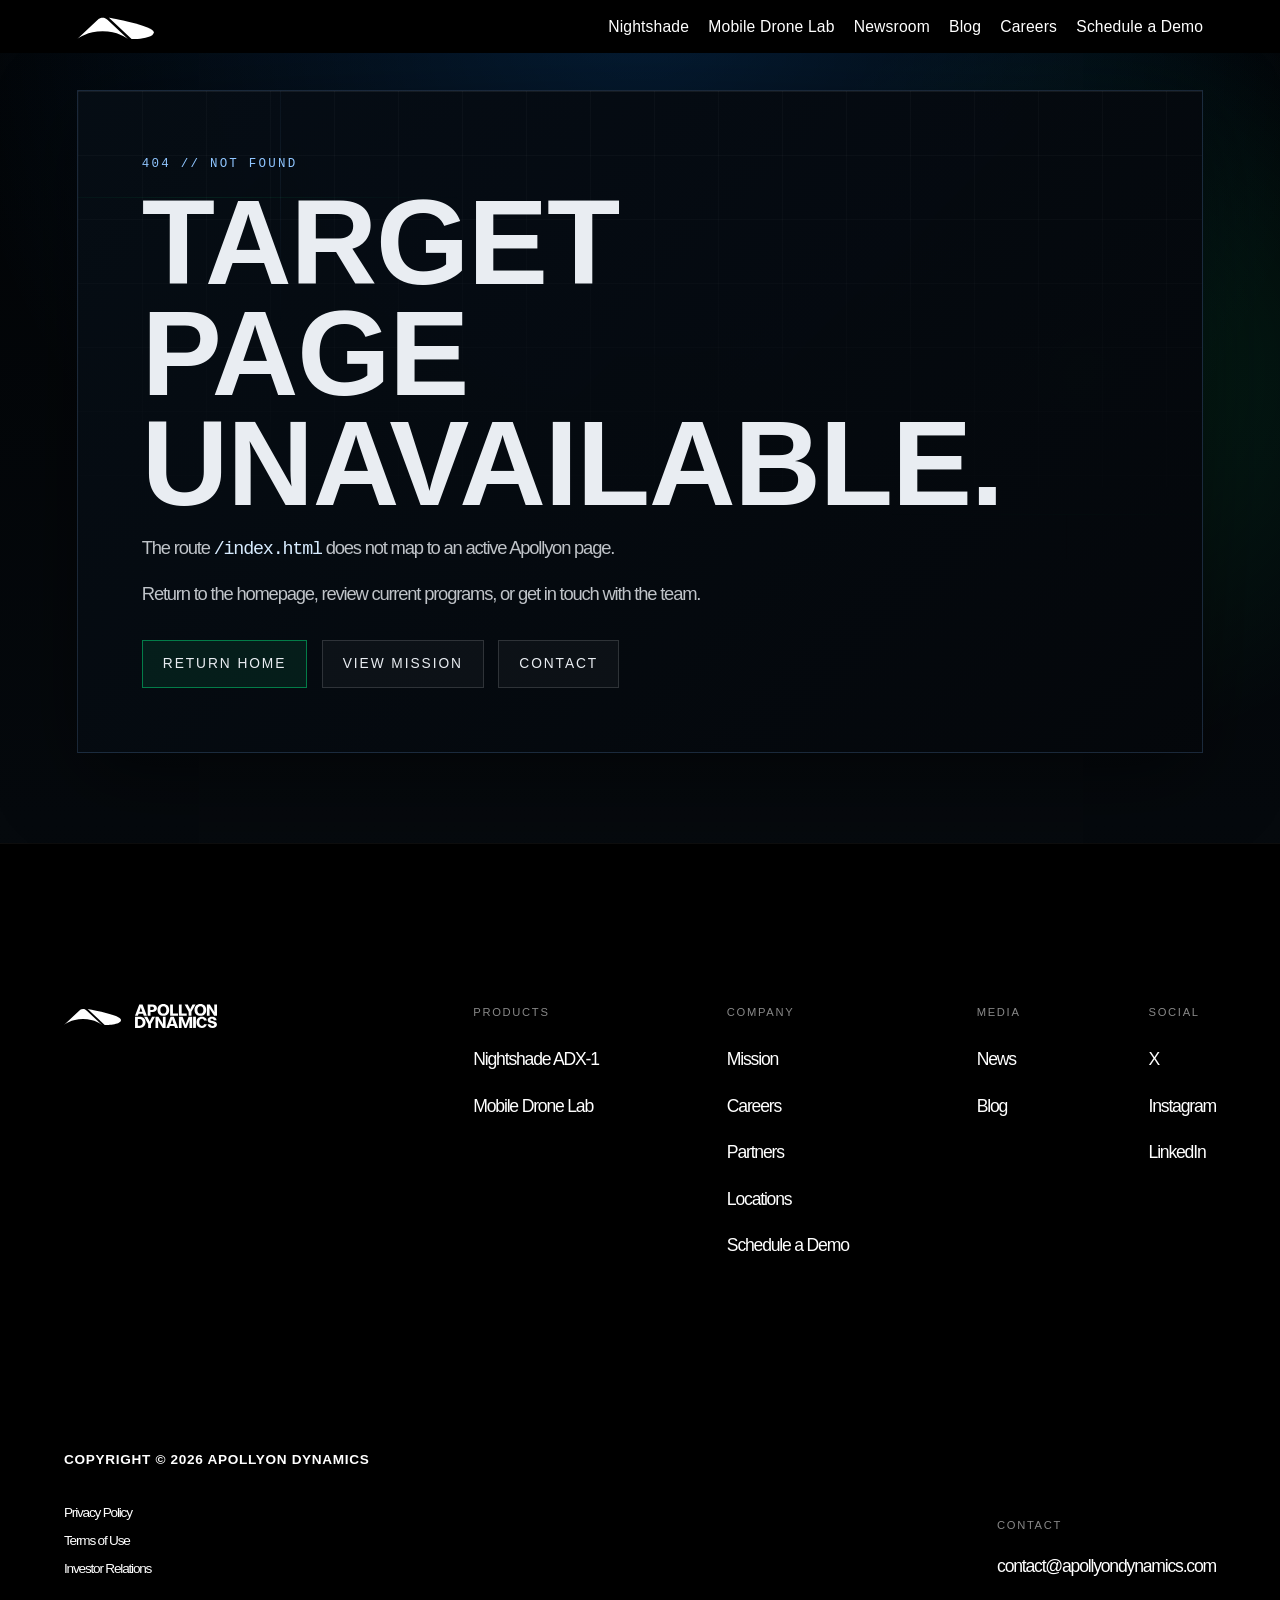
<file: index.html>
<!doctype html>
<html lang="en">
  <head>
    <meta charset="UTF-8" />
    <meta name="viewport" content="width=device-width, initial-scale=1.0" />
    <meta name="theme-color" content="#05070a" />
    <meta name="description" content="Apollyon Dynamics — Autonomous strike platforms and deployable drone infrastructure built for contested environments. The Nightshade ADX-1 strikes at 600 km/h." />
    <meta name="keywords" content="Apollyon Dynamics, Nightshade ADX-1, kamikaze drone, loitering munition, autonomous strike, mobile drone lab, defense startup, BITS Hyderabad, Indian defense" />
    <meta property="og:title" content="Apollyon Dynamics | Autonomous Strike Platforms" />
    <meta property="og:description" content="The Nightshade ADX-1 strikes at 600 km/h. GPS-denied. Terrain-following. Built for contested airspace." />
    <meta property="og:type" content="website" />
    <meta property="og:url" content="https://apollyondynamics.com" />
    <link rel="icon" type="image/svg+xml" href="/logo/apollyon-logo-black.svg" />
    <link
      rel="preload"
      as="image"
      href="/assets/hero/jet_sky_background_mobile.avif"
      media="(max-width: 700px)"
      fetchpriority="high"
    />
    <link
      rel="preload"
      as="image"
      href="/assets/hero/jet_sky_background_desktop.avif"
      media="(min-width: 701px)"
      fetchpriority="high"
    />
    <link rel="stylesheet" href="/fonts/jetbrains-mono-local.css" />
    <title>Apollyon Dynamics | Autonomous Strike Platforms</title>
    <script type="module" crossorigin src="/assets/index-DiUmy8vc.js"></script>
    <link rel="stylesheet" crossorigin href="/assets/index-BwnWFXxK.css">
  </head>
  <body>
    <div id="root"></div>
  </body>
</html>
</file>
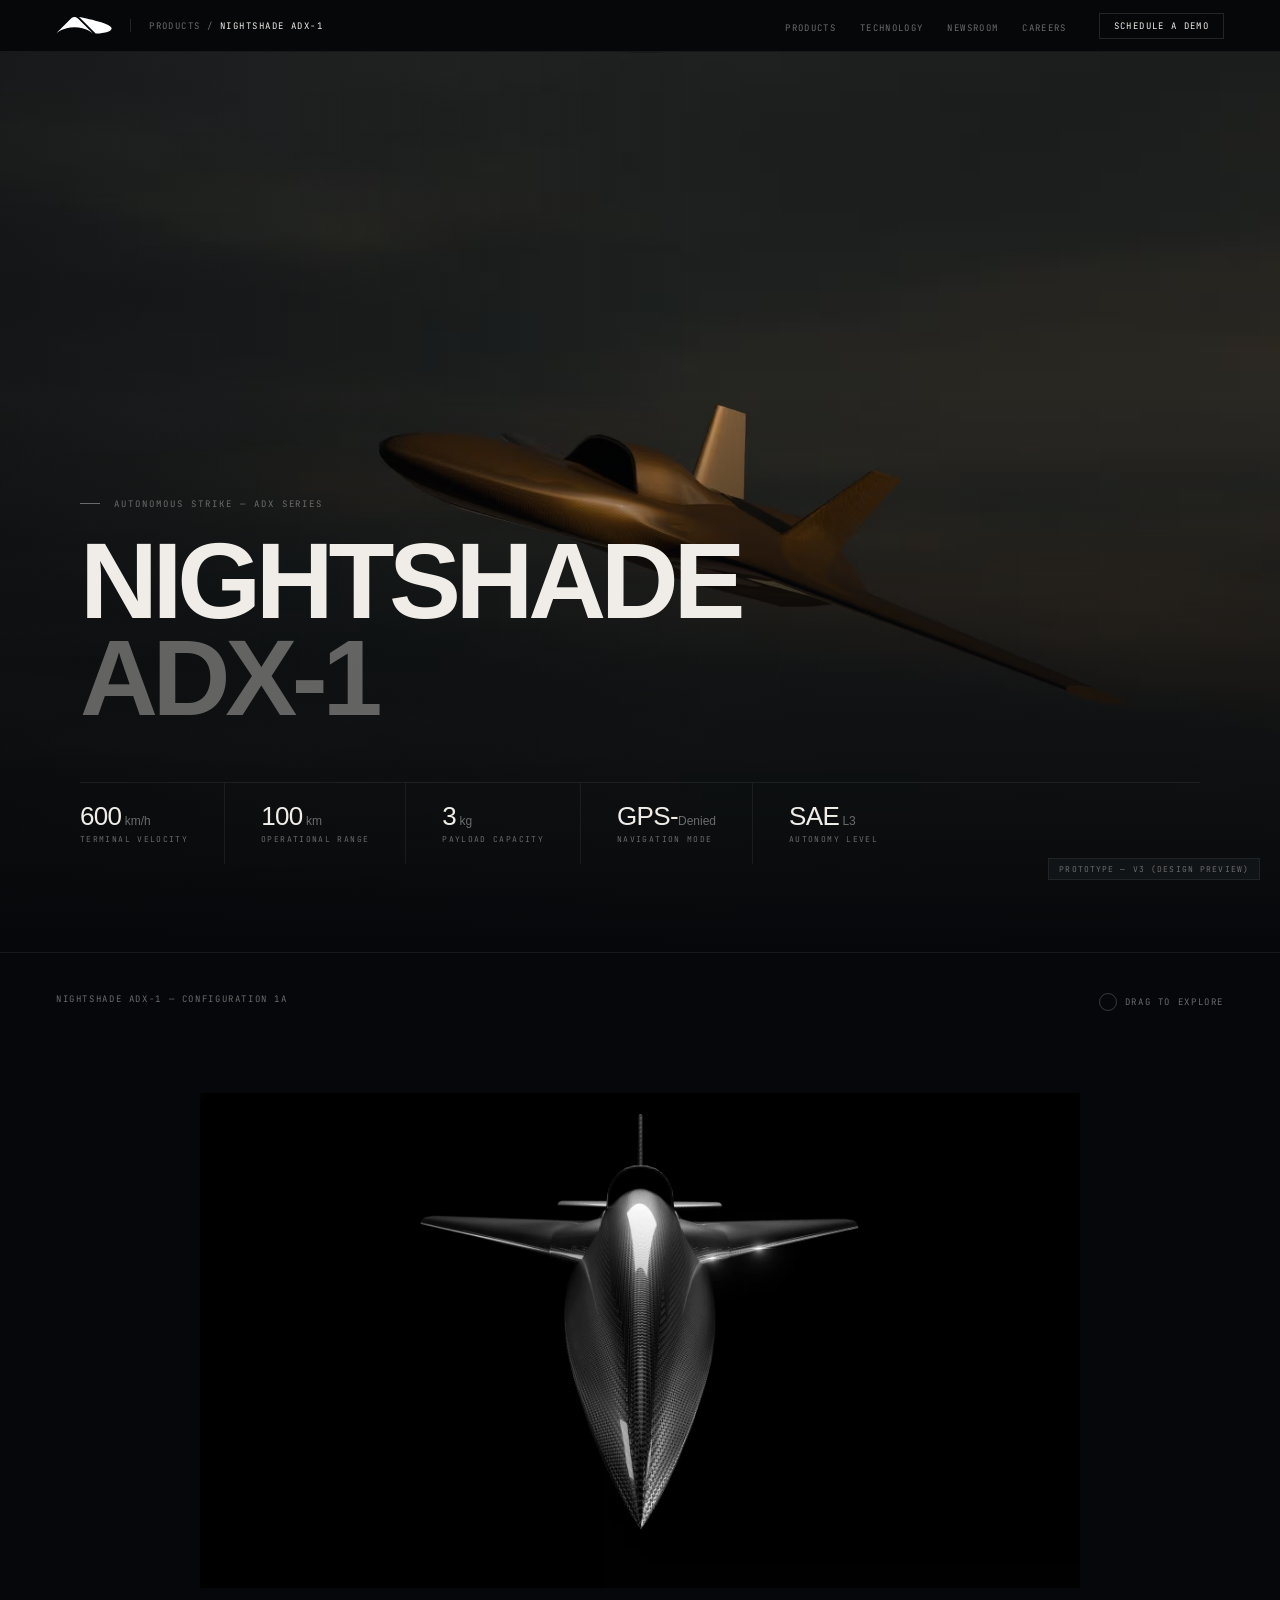
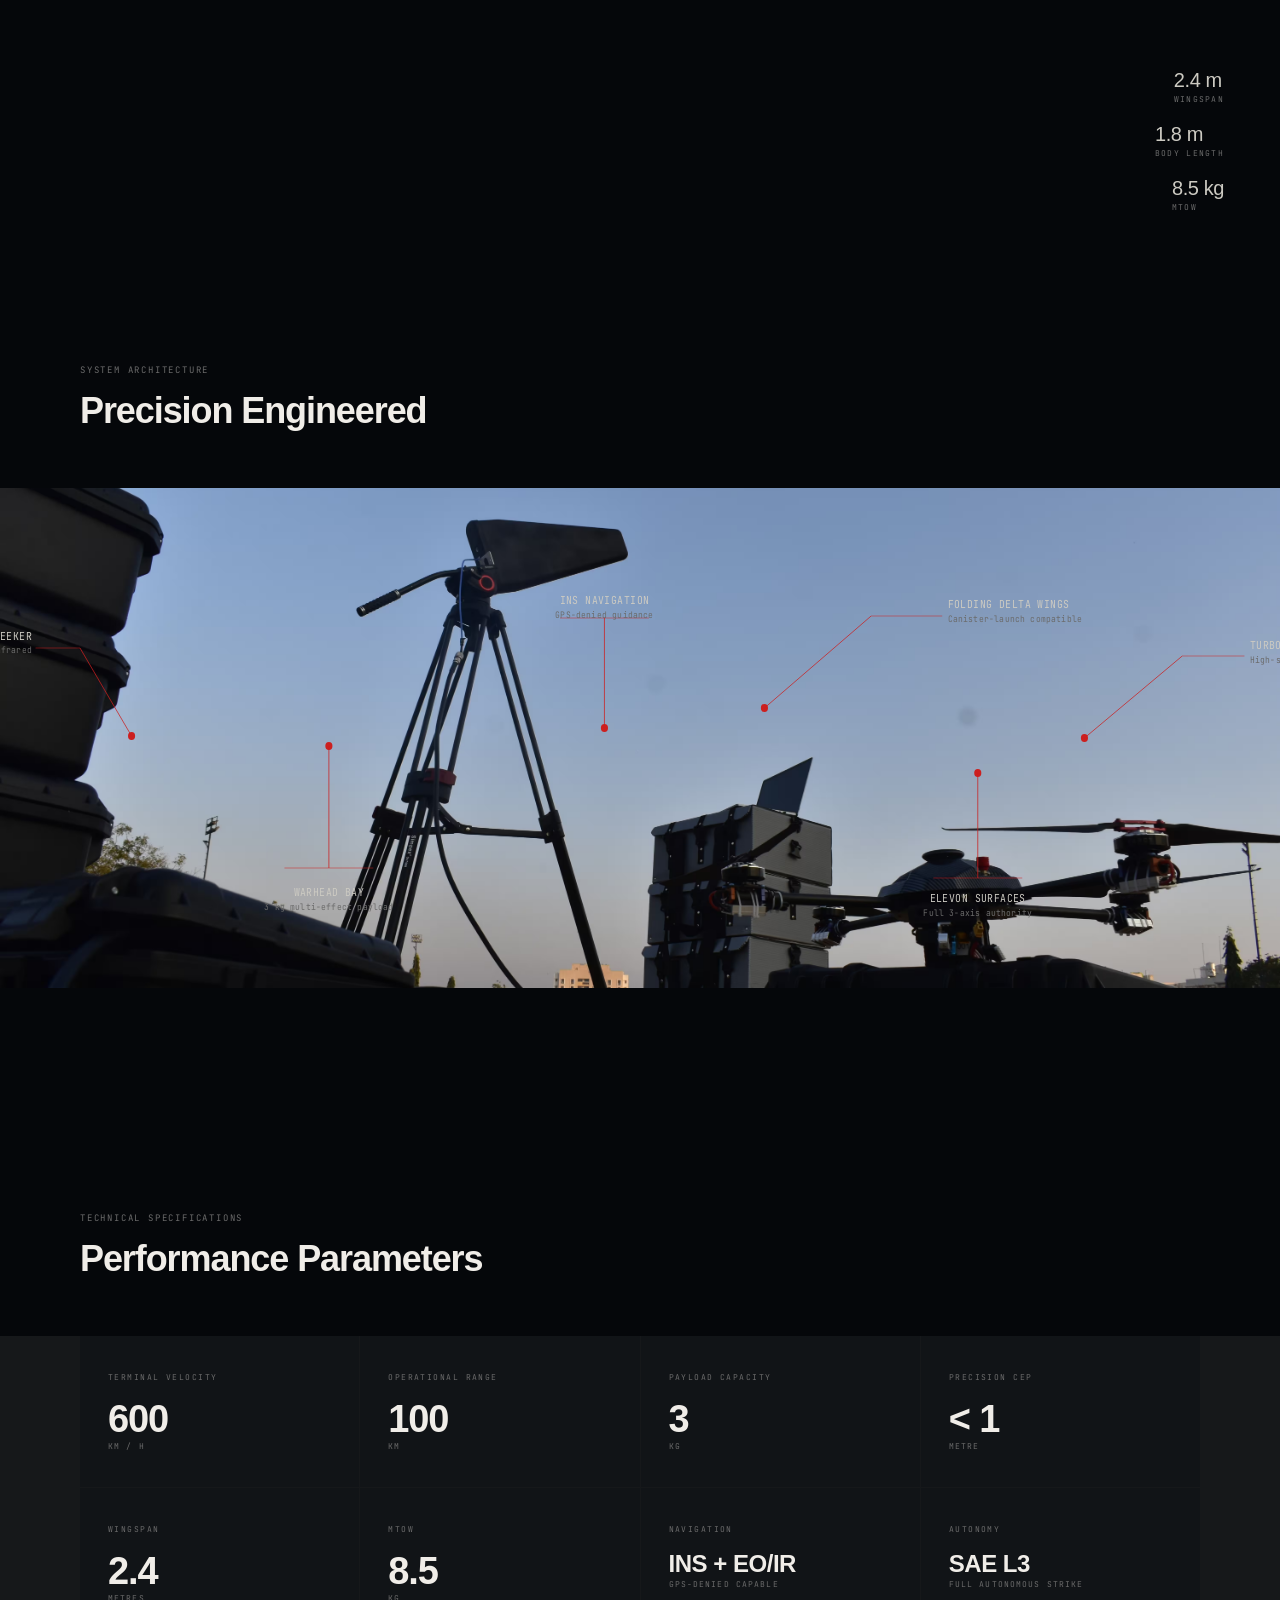
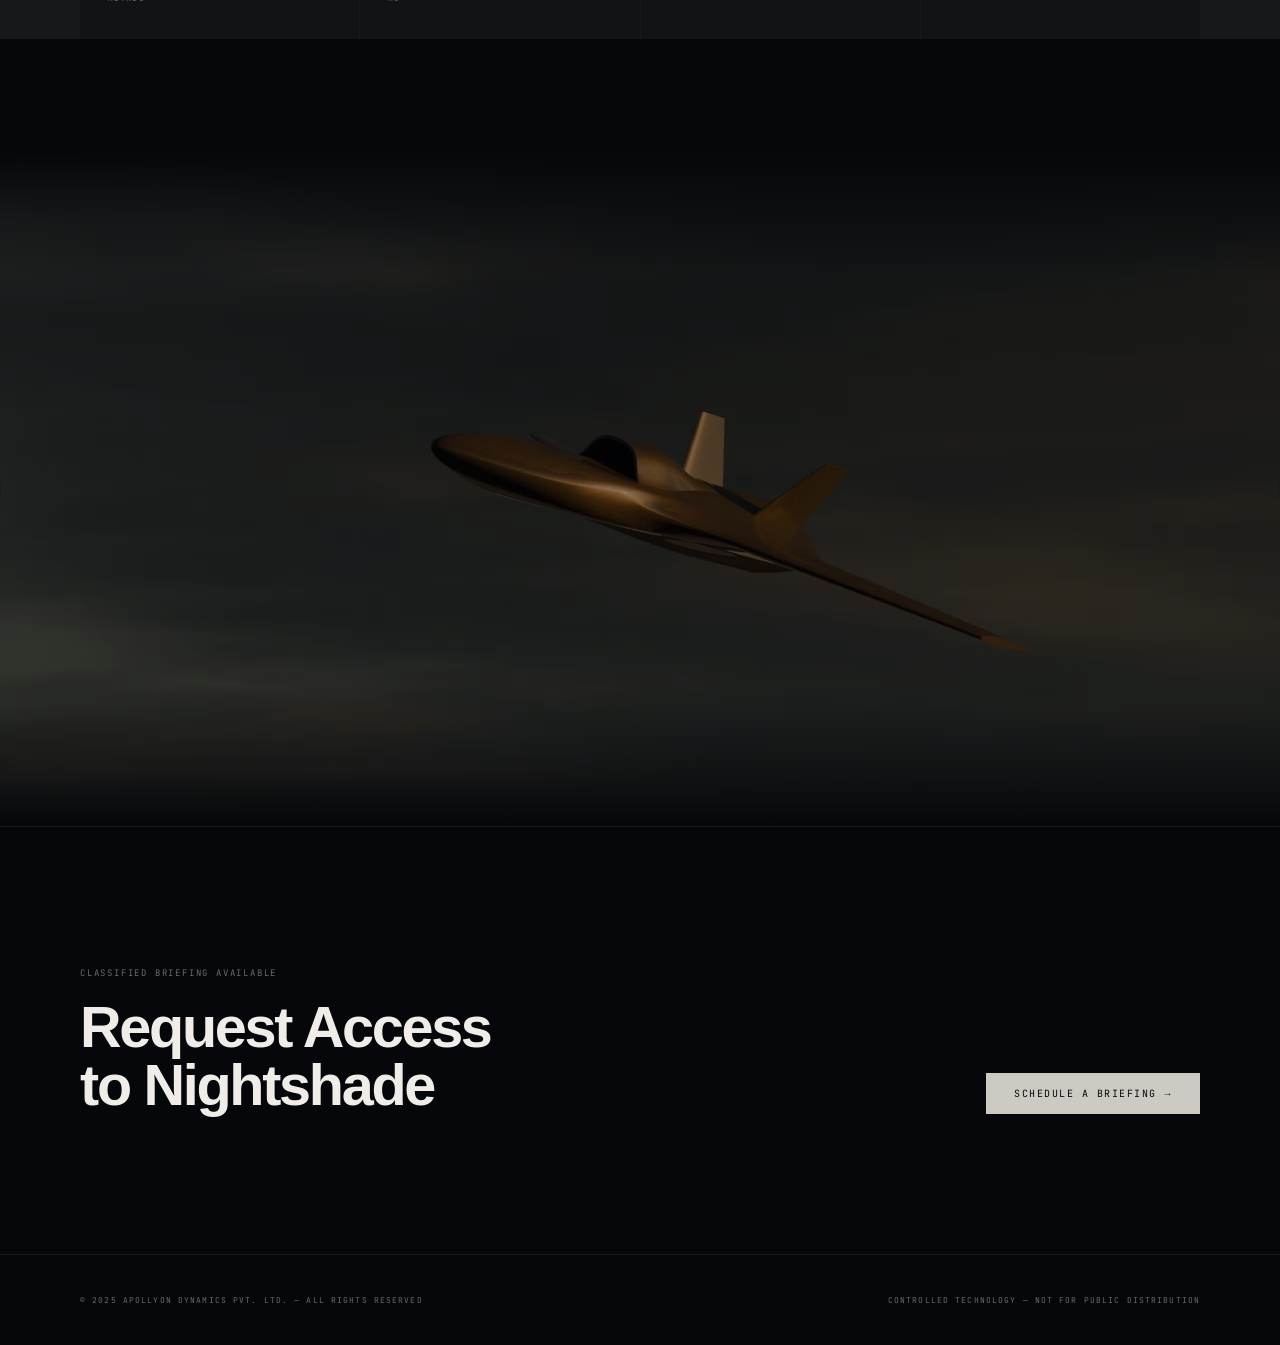
<file: nightshade-preview-static.html>
<!DOCTYPE html>
<html lang="en">
<head>
  <meta charset="UTF-8" />
  <meta name="viewport" content="width=device-width, initial-scale=1.0" />
  <title>Nightshade ADX-1 — Preview (Static)</title>
  <link rel="stylesheet" href="/fonts/jetbrains-mono-local.css" />
  <style>
    :root {
      --bg:       #05070A;
      --surface:  #111417;
      --text-1:   #F0EDE8;
      --text-2:   #6B6B6B;
      --white:    #CCCAC2;
      --on-light: #05070A;
      --accent:   #CC1F1F;
      --border:   rgba(240,237,232,0.07);
      --border-hi:rgba(240,237,232,0.13);
      --sans: 'Helvetica Neue', Helvetica, Arial, sans-serif;
      --mono: 'JetBrains Mono','Courier New',monospace;
    }
    *,*::before,*::after{box-sizing:border-box;margin:0;padding:0}
    body{background:var(--bg);color:var(--text-1);font-family:var(--sans);-webkit-font-smoothing:antialiased;overflow-x:hidden}
    img{display:block}
    a{color:inherit;text-decoration:none}

    /* NAV */
    .nav{height:52px;display:flex;align-items:center;justify-content:space-between;padding:0 56px;border-bottom:1px solid var(--border);background:rgba(5,7,10,0.88)}
    .nav-l{display:flex;align-items:center;gap:18px}
    .nav-logo img{height:17px;filter:brightness(0) invert(1)}
    .nav-rule{width:1px;height:13px;background:var(--border-hi)}
    .nav-crumb{font-family:var(--mono);font-size:9px;letter-spacing:.16em;text-transform:uppercase;color:var(--text-2)}
    .nav-crumb strong{color:var(--text-1);font-weight:400}
    .nav-r{display:flex;align-items:center;gap:32px}
    .nav-links{display:flex;gap:24px;list-style:none}
    .nav-links a{font-family:var(--mono);font-size:9px;letter-spacing:.15em;text-transform:uppercase;color:var(--text-2)}
    .nav-btn{font-family:var(--mono);font-size:9px;letter-spacing:.15em;text-transform:uppercase;color:var(--text-1);border:1px solid var(--border-hi);padding:6px 14px}

    /* HERO */
    .hero{position:relative;height:100vh;min-height:640px;overflow:hidden;display:flex;flex-direction:column;justify-content:flex-end}
    .hero-bg{position:absolute;inset:0;width:100%;height:100%;object-fit:cover}
    .hero-veil{position:absolute;inset:0;background:linear-gradient(to top,#05070A 0%,rgba(5,7,10,.65) 32%,rgba(5,7,10,0) 62%),linear-gradient(to right,rgba(5,7,10,.55) 0%,transparent 55%)}
    .hero-body{position:relative;padding:0 80px 88px;max-width:1400px}
    .hero-eyebrow{font-family:var(--mono);font-size:9px;letter-spacing:.22em;text-transform:uppercase;color:var(--text-2);display:flex;align-items:center;gap:14px;margin-bottom:22px}
    .hero-eyebrow::before{content:'';display:block;width:20px;height:1px;background:var(--text-2)}
    .hero-h1{font-family:var(--sans);font-size:clamp(60px,8.5vw,108px);font-weight:700;letter-spacing:-.05em;line-height:.9;color:var(--text-1)}
    .hero-h1 em{display:block;color:rgba(240,237,232,.38);font-style:normal}
    .hero-strip{display:flex;margin-top:56px;border-top:1px solid var(--border)}
    .hero-stat{padding:20px 36px 20px 0;margin-right:36px;border-right:1px solid var(--border)}
    .hero-stat:last-child{border-right:none;margin-right:0;padding-right:0}
    .hero-stat-n{font-family:var(--sans);font-size:26px;font-weight:500;letter-spacing:-.025em;color:var(--text-1);line-height:1;margin-bottom:5px}
    .hero-stat-n .u{font-size:12px;color:var(--text-2);font-weight:400;letter-spacing:0}
    .hero-stat-lbl{font-family:var(--mono);font-size:8px;letter-spacing:.17em;text-transform:uppercase;color:var(--text-2)}

    /* 3D VIEWER PLACEHOLDER */
    .viewer-ph{height:100vh;background:var(--bg);display:flex;flex-direction:column;justify-content:space-between;padding:40px 56px;border-top:1px solid var(--border)}
    .viewer-ph-top{display:flex;justify-content:space-between}
    .viewer-ph-id{font-family:var(--mono);font-size:9px;letter-spacing:.18em;text-transform:uppercase;color:var(--text-2)}
    .viewer-ph-hint{font-family:var(--mono);font-size:9px;letter-spacing:.18em;text-transform:uppercase;color:var(--text-2);display:flex;align-items:center;gap:8px}
    .viewer-ph-hint::before{content:'';display:block;width:18px;height:18px;border:1px solid rgba(107,107,107,.5);border-radius:50%}
    .viewer-ph-center{flex:1;display:flex;align-items:center;justify-content:center}
    .viewer-ph-img{max-height:55vh;width:auto;max-width:80%;object-fit:contain;filter:brightness(1.1)}
    .viewer-ph-bottom{display:flex;justify-content:flex-end}
    .viewer-ph-specs{display:flex;flex-direction:column;gap:20px;align-items:flex-end}
    .viewer-ph-spec-n{font-family:var(--sans);font-size:20px;font-weight:500;letter-spacing:-.02em;color:var(--white);line-height:1}
    .viewer-ph-spec-lbl{font-family:var(--mono);font-size:8px;letter-spacing:.16em;text-transform:uppercase;color:var(--text-2);margin-top:4px}

    /* ANNOTATED */
    .ann{padding:112px 0;background:var(--bg);overflow:hidden}
    .ann-head{padding:0 80px;max-width:1400px;margin:0 auto 56px}
    .ann-tag{font-family:var(--mono);font-size:9px;letter-spacing:.2em;text-transform:uppercase;color:var(--text-2);margin-bottom:14px}
    .ann-h2{font-family:var(--sans);font-size:36px;font-weight:600;letter-spacing:-.03em;color:var(--text-1)}
    .ann-wrap{position:relative;width:100%}
    .ann-img{width:100%;height:500px;object-fit:cover;object-position:center 40%;display:block}
    .ann-svg{position:absolute;inset:0;width:100%;height:100%;pointer-events:none}
    .a-dot{fill:#CC1F1F}
    .a-line{stroke:#CC1F1F;stroke-width:.8;fill:none}
    .a-tick{stroke:#CC1F1F;stroke-width:.8;fill:none;opacity:.65}
    .a-name{font-family:'JetBrains Mono',monospace;font-size:11px;fill:#CCCAC2;letter-spacing:.08em;text-transform:uppercase}
    .a-sub{font-family:'JetBrains Mono',monospace;font-size:9px;fill:#6B6B6B;letter-spacing:.06em}

    /* SPECS */
    .specs{padding:112px 0;background:var(--bg)}
    .specs-head{max-width:1400px;margin:0 auto 56px;padding:0 80px}
    .specs-tag{font-family:var(--mono);font-size:9px;letter-spacing:.2em;text-transform:uppercase;color:var(--text-2);margin-bottom:14px}
    .specs-h2{font-family:var(--sans);font-size:36px;font-weight:600;letter-spacing:-.03em;color:var(--text-1)}
    .specs-grid{max-width:1400px;margin:0 auto;padding:0 80px;display:grid;grid-template-columns:repeat(4,1fr);gap:1px;background:var(--border)}
    .spec-c{background:var(--surface);padding:36px 28px}
    .spec-c-lbl{font-family:var(--mono);font-size:8px;letter-spacing:.18em;text-transform:uppercase;color:var(--text-2);margin-bottom:18px}
    .spec-c-val{font-family:var(--sans);font-size:38px;font-weight:600;letter-spacing:-.03em;color:var(--text-1);line-height:1;margin-bottom:3px}
    .spec-c-val.sm{font-size:24px;letter-spacing:-.02em}
    .spec-c-unit{font-family:var(--mono);font-size:8px;letter-spacing:.14em;text-transform:uppercase;color:var(--text-2)}

    /* VIDEO PLACEHOLDER */
    .fvid-ph{position:relative;height:75vh;min-height:440px;overflow:hidden;background:var(--bg)}
    .fvid-ph img{width:100%;height:100%;object-fit:cover;opacity:.6}
    .fvid-ph-veil{position:absolute;inset:0;background:linear-gradient(to bottom,#05070A 0%,transparent 18%,transparent 82%,#05070A 100%)}

    /* CTA */
    .cta-wrap{max-width:1400px;margin:0 auto;padding:140px 80px;display:flex;justify-content:space-between;align-items:flex-end;border-top:1px solid var(--border)}
    .cta-tag{font-family:var(--mono);font-size:9px;letter-spacing:.2em;text-transform:uppercase;color:var(--text-2);margin-bottom:20px}
    .cta-h{font-family:var(--sans);font-size:clamp(36px,4.5vw,64px);font-weight:600;letter-spacing:-.04em;color:var(--text-1);line-height:1}
    .cta-btn{font-family:var(--mono);font-size:10px;letter-spacing:.15em;text-transform:uppercase;color:var(--on-light);background:var(--white);padding:14px 28px;flex-shrink:0;margin-left:60px;display:inline-block}

    /* FOOTER */
    .foot{max-width:1400px;margin:0 auto;padding:40px 80px;border-top:1px solid var(--border);display:flex;justify-content:space-between;align-items:center}
    .foot-copy{font-family:var(--mono);font-size:8px;letter-spacing:.14em;text-transform:uppercase;color:var(--text-2)}

    .proto{position:fixed;bottom:20px;right:20px;font-family:var(--mono);font-size:8px;letter-spacing:.14em;text-transform:uppercase;color:var(--text-2);border:1px solid var(--border);background:var(--surface);padding:5px 10px;z-index:500}
  </style>
</head>
<body>

<div class="proto">Prototype — V3 (Design Preview)</div>

<!-- NAV -->
<header class="nav">
  <div class="nav-l">
    <a class="nav-logo"><img src="/logo/apollyon-logo-white-v2.svg" alt="Apollyon Dynamics"/></a>
    <div class="nav-rule"></div>
    <span class="nav-crumb">Products&nbsp;/&nbsp;<strong>Nightshade ADX-1</strong></span>
  </div>
  <nav class="nav-r">
    <ul class="nav-links">
      <li><a>Products</a></li>
      <li><a>Technology</a></li>
      <li><a>Newsroom</a></li>
      <li><a>Careers</a></li>
    </ul>
    <a class="nav-btn">Schedule a Demo</a>
  </nav>
</header>

<!-- HERO -->
<section class="hero">
  <img class="hero-bg" src="/assets/hero/jet_sky_background_desktop.avif" alt="" />
  <div class="hero-veil"></div>
  <div class="hero-body">
    <p class="hero-eyebrow">Autonomous Strike — ADX Series</p>
    <h1 class="hero-h1">NIGHTSHADE<em>ADX-1</em></h1>
    <div class="hero-strip">
      <div class="hero-stat">
        <div class="hero-stat-n">600<span class="u"> km/h</span></div>
        <div class="hero-stat-lbl">Terminal Velocity</div>
      </div>
      <div class="hero-stat">
        <div class="hero-stat-n">100<span class="u"> km</span></div>
        <div class="hero-stat-lbl">Operational Range</div>
      </div>
      <div class="hero-stat">
        <div class="hero-stat-n">3<span class="u"> kg</span></div>
        <div class="hero-stat-lbl">Payload Capacity</div>
      </div>
      <div class="hero-stat">
        <div class="hero-stat-n">GPS-<span class="u">Denied</span></div>
        <div class="hero-stat-lbl">Navigation Mode</div>
      </div>
      <div class="hero-stat">
        <div class="hero-stat-n">SAE<span class="u"> L3</span></div>
        <div class="hero-stat-lbl">Autonomy Level</div>
      </div>
    </div>
  </div>
</section>

<!-- 3D VIEWER PLACEHOLDER -->
<section class="viewer-ph">
  <div class="viewer-ph-top">
    <span class="viewer-ph-id">Nightshade ADX-1 — Configuration 1A</span>
    <span class="viewer-ph-hint">Drag to explore</span>
  </div>
  <div class="viewer-ph-center">
    <img class="viewer-ph-img" src="/unused/avif/front high fov.avif" alt="Nightshade ADX-1 3D view" />
  </div>
  <div class="viewer-ph-bottom">
    <div class="viewer-ph-specs">
      <div>
        <div class="viewer-ph-spec-n">2.4 m</div>
        <div class="viewer-ph-spec-lbl">Wingspan</div>
      </div>
      <div>
        <div class="viewer-ph-spec-n">1.8 m</div>
        <div class="viewer-ph-spec-lbl">Body Length</div>
      </div>
      <div>
        <div class="viewer-ph-spec-n">8.5 kg</div>
        <div class="viewer-ph-spec-lbl">MTOW</div>
      </div>
    </div>
  </div>
</section>

<!-- ANNOTATED RENDER -->
<section class="ann">
  <div class="ann-head">
    <p class="ann-tag">System Architecture</p>
    <h2 class="ann-h2">Precision Engineered</h2>
  </div>
  <div class="ann-wrap">
    <img class="ann-img" src="/unused/avif/aestheticshot_moreground.avif" alt="Nightshade ADX-1 annotated" />
    <svg class="ann-svg" viewBox="0 0 1440 500" preserveAspectRatio="none" xmlns="http://www.w3.org/2000/svg">
      <circle class="a-dot" cx="148" cy="248" r="4"/>
      <line  class="a-line" x1="148" y1="248" x2="90"  y2="160"/>
      <line  class="a-tick" x1="40"  y1="160" x2="90"  y2="160"/>
      <text class="a-name" x="36" y="152" text-anchor="end">EO/IR Seeker</text>
      <text class="a-sub"  x="36" y="165" text-anchor="end">Electro-optical / infrared</text>

      <circle class="a-dot" cx="370" cy="258" r="4"/>
      <line  class="a-line" x1="370" y1="258" x2="370" y2="380"/>
      <line  class="a-tick" x1="320" y1="380" x2="420" y2="380"/>
      <text class="a-name" x="370" y="408" text-anchor="middle">Warhead Bay</text>
      <text class="a-sub"  x="370" y="422" text-anchor="middle">3 kg multi-effect payload</text>

      <circle class="a-dot" cx="680" cy="240" r="4"/>
      <line  class="a-line" x1="680" y1="240" x2="680" y2="130"/>
      <line  class="a-tick" x1="630" y1="130" x2="730" y2="130"/>
      <text class="a-name" x="680" y="116" text-anchor="middle">INS Navigation</text>
      <text class="a-sub"  x="680" y="130" text-anchor="middle">GPS-denied guidance</text>

      <circle class="a-dot" cx="860" cy="220" r="4"/>
      <line  class="a-line" x1="860" y1="220" x2="980" y2="128"/>
      <line  class="a-tick" x1="980" y1="128" x2="1060" y2="128"/>
      <text class="a-name" x="1066" y="120">Folding Delta Wings</text>
      <text class="a-sub"  x="1066" y="134">Canister-launch compatible</text>

      <circle class="a-dot" cx="1220" cy="250" r="4"/>
      <line  class="a-line" x1="1220" y1="250" x2="1330" y2="168"/>
      <line  class="a-tick" x1="1330" y1="168" x2="1400" y2="168"/>
      <text class="a-name" x="1406" y="161">Turbojet</text>
      <text class="a-sub"  x="1406" y="175">High-subsonic propulsion</text>

      <circle class="a-dot" cx="1100" cy="285" r="4"/>
      <line  class="a-line" x1="1100" y1="285" x2="1100" y2="390"/>
      <line  class="a-tick" x1="1050" y1="390" x2="1150" y2="390"/>
      <text class="a-name" x="1100" y="414" text-anchor="middle">Elevon Surfaces</text>
      <text class="a-sub"  x="1100" y="428" text-anchor="middle">Full 3-axis authority</text>
    </svg>
  </div>
</section>

<!-- SPECIFICATIONS -->
<section class="specs">
  <div class="specs-head">
    <p class="specs-tag">Technical Specifications</p>
    <h2 class="specs-h2">Performance Parameters</h2>
  </div>
  <div class="specs-grid">
    <div class="spec-c"><div class="spec-c-lbl">Terminal Velocity</div><div class="spec-c-val">600</div><div class="spec-c-unit">km / h</div></div>
    <div class="spec-c"><div class="spec-c-lbl">Operational Range</div><div class="spec-c-val">100</div><div class="spec-c-unit">km</div></div>
    <div class="spec-c"><div class="spec-c-lbl">Payload Capacity</div><div class="spec-c-val">3</div><div class="spec-c-unit">kg</div></div>
    <div class="spec-c"><div class="spec-c-lbl">Precision CEP</div><div class="spec-c-val">&lt;&nbsp;1</div><div class="spec-c-unit">metre</div></div>
    <div class="spec-c"><div class="spec-c-lbl">Wingspan</div><div class="spec-c-val">2.4</div><div class="spec-c-unit">metres</div></div>
    <div class="spec-c"><div class="spec-c-lbl">MTOW</div><div class="spec-c-val">8.5</div><div class="spec-c-unit">kg</div></div>
    <div class="spec-c"><div class="spec-c-lbl">Navigation</div><div class="spec-c-val sm">INS + EO/IR</div><div class="spec-c-unit">GPS-denied capable</div></div>
    <div class="spec-c"><div class="spec-c-lbl">Autonomy</div><div class="spec-c-val sm">SAE L3</div><div class="spec-c-unit">Full autonomous strike</div></div>
  </div>
</section>

<!-- VIDEO PLACEHOLDER -->
<section class="fvid-ph">
  <img src="/assets/hero/jet_sky_background_desktop.avif" alt="" />
  <div class="fvid-ph-veil"></div>
</section>

<!-- CTA -->
<section>
  <div class="cta-wrap">
    <div>
      <p class="cta-tag">Classified Briefing Available</p>
      <h2 class="cta-h">Request Access<br>to Nightshade</h2>
    </div>
    <a class="cta-btn">Schedule a Briefing →</a>
  </div>
</section>

<!-- FOOTER -->
<footer>
  <div class="foot">
    <span class="foot-copy">© 2025 Apollyon Dynamics Pvt. Ltd. — All rights reserved</span>
    <span class="foot-copy">Controlled Technology — Not for Public Distribution</span>
  </div>
</footer>
</body>
</html>
</file>
<file: fonts/jetbrains-mono-local.css>
/* cyrillic-ext */
@font-face {
  font-family: 'JetBrains Mono';
  font-style: normal;
  font-weight: 400;
  font-display: swap;
  src: url(tDbv2o-flEEny0FZhsfKu5WU4zr3E_BX0PnT8RD8yKwBNntkaToggR7BYRbKPx3cwhsk.woff2) format('woff2');
  unicode-range: U+0460-052F, U+1C80-1C8A, U+20B4, U+2DE0-2DFF, U+A640-A69F, U+FE2E-FE2F;
}
/* cyrillic */
@font-face {
  font-family: 'JetBrains Mono';
  font-style: normal;
  font-weight: 400;
  font-display: swap;
  src: url(tDbv2o-flEEny0FZhsfKu5WU4zr3E_BX0PnT8RD8yKwBNntkaToggR7BYRbKPxTcwhsk.woff2) format('woff2');
  unicode-range: U+0301, U+0400-045F, U+0490-0491, U+04B0-04B1, U+2116;
}
/* greek */
@font-face {
  font-family: 'JetBrains Mono';
  font-style: normal;
  font-weight: 400;
  font-display: swap;
  src: url(tDbv2o-flEEny0FZhsfKu5WU4zr3E_BX0PnT8RD8yKwBNntkaToggR7BYRbKPxPcwhsk.woff2) format('woff2');
  unicode-range: U+0370-0377, U+037A-037F, U+0384-038A, U+038C, U+038E-03A1, U+03A3-03FF;
}
/* vietnamese */
@font-face {
  font-family: 'JetBrains Mono';
  font-style: normal;
  font-weight: 400;
  font-display: swap;
  src: url(tDbv2o-flEEny0FZhsfKu5WU4zr3E_BX0PnT8RD8yKwBNntkaToggR7BYRbKPx_cwhsk.woff2) format('woff2');
  unicode-range: U+0102-0103, U+0110-0111, U+0128-0129, U+0168-0169, U+01A0-01A1, U+01AF-01B0, U+0300-0301, U+0303-0304, U+0308-0309, U+0323, U+0329, U+1EA0-1EF9, U+20AB;
}
/* latin-ext */
@font-face {
  font-family: 'JetBrains Mono';
  font-style: normal;
  font-weight: 400;
  font-display: swap;
  src: url(tDbv2o-flEEny0FZhsfKu5WU4zr3E_BX0PnT8RD8yKwBNntkaToggR7BYRbKPx7cwhsk.woff2) format('woff2');
  unicode-range: U+0100-02BA, U+02BD-02C5, U+02C7-02CC, U+02CE-02D7, U+02DD-02FF, U+0304, U+0308, U+0329, U+1D00-1DBF, U+1E00-1E9F, U+1EF2-1EFF, U+2020, U+20A0-20AB, U+20AD-20C0, U+2113, U+2C60-2C7F, U+A720-A7FF;
}
/* latin */
@font-face {
  font-family: 'JetBrains Mono';
  font-style: normal;
  font-weight: 400;
  font-display: swap;
  src: url(tDbv2o-flEEny0FZhsfKu5WU4zr3E_BX0PnT8RD8yKwBNntkaToggR7BYRbKPxDcwg.woff2) format('woff2');
  unicode-range: U+0000-00FF, U+0131, U+0152-0153, U+02BB-02BC, U+02C6, U+02DA, U+02DC, U+0304, U+0308, U+0329, U+2000-206F, U+20AC, U+2122, U+2191, U+2193, U+2212, U+2215, U+FEFF, U+FFFD;
}
/* cyrillic-ext 700 */
@font-face {
  font-family: 'JetBrains Mono';
  font-style: normal;
  font-weight: 700;
  font-display: swap;
  src: url(tDbv2o-flEEny0FZhsfKu5WU4zr3E_BX0PnT8RD8yKwBNntkaToggR7BYRbKPx3cwhsk.woff2) format('woff2');
  unicode-range: U+0460-052F, U+1C80-1C8A, U+20B4, U+2DE0-2DFF, U+A640-A69F, U+FE2E-FE2F;
}
/* cyrillic 700 */
@font-face {
  font-family: 'JetBrains Mono';
  font-style: normal;
  font-weight: 700;
  font-display: swap;
  src: url(tDbv2o-flEEny0FZhsfKu5WU4zr3E_BX0PnT8RD8yKwBNntkaToggR7BYRbKPxTcwhsk.woff2) format('woff2');
  unicode-range: U+0301, U+0400-045F, U+0490-0491, U+04B0-04B1, U+2116;
}
/* greek 700 */
@font-face {
  font-family: 'JetBrains Mono';
  font-style: normal;
  font-weight: 700;
  font-display: swap;
  src: url(tDbv2o-flEEny0FZhsfKu5WU4zr3E_BX0PnT8RD8yKwBNntkaToggR7BYRbKPxPcwhsk.woff2) format('woff2');
  unicode-range: U+0370-0377, U+037A-037F, U+0384-038A, U+038C, U+038E-03A1, U+03A3-03FF;
}
/* vietnamese 700 */
@font-face {
  font-family: 'JetBrains Mono';
  font-style: normal;
  font-weight: 700;
  font-display: swap;
  src: url(tDbv2o-flEEny0FZhsfKu5WU4zr3E_BX0PnT8RD8yKwBNntkaToggR7BYRbKPx_cwhsk.woff2) format('woff2');
  unicode-range: U+0102-0103, U+0110-0111, U+0128-0129, U+0168-0169, U+01A0-01A1, U+01AF-01B0, U+0300-0301, U+0303-0304, U+0308-0309, U+0323, U+0329, U+1EA0-1EF9, U+20AB;
}
/* latin-ext 700 */
@font-face {
  font-family: 'JetBrains Mono';
  font-style: normal;
  font-weight: 700;
  font-display: swap;
  src: url(tDbv2o-flEEny0FZhsfKu5WU4zr3E_BX0PnT8RD8yKwBNntkaToggR7BYRbKPx7cwhsk.woff2) format('woff2');
  unicode-range: U+0100-02BA, U+02BD-02C5, U+02C7-02CC, U+02CE-02D7, U+02DD-02FF, U+0304, U+0308, U+0329, U+1D00-1DBF, U+1E00-1E9F, U+1EF2-1EFF, U+2020, U+20A0-20AB, U+20AD-20C0, U+2113, U+2C60-2C7F, U+A720-A7FF;
}
/* latin 700 */
@font-face {
  font-family: 'JetBrains Mono';
  font-style: normal;
  font-weight: 700;
  font-display: swap;
  src: url(tDbv2o-flEEny0FZhsfKu5WU4zr3E_BX0PnT8RD8yKwBNntkaToggR7BYRbKPxDcwg.woff2) format('woff2');
  unicode-range: U+0000-00FF, U+0131, U+0152-0153, U+02BB-02BC, U+02C6, U+02DA, U+02DC, U+0304, U+0308, U+0329, U+2000-206F, U+20AC, U+2122, U+2191, U+2193, U+2212, U+2215, U+FEFF, U+FFFD;
}
</file>
<file: assets/index-BwnWFXxK.css>
:root{--bg-primary: #0a0b0a;--bg-surface: #000000;--bg-surface-hover: #1c1c1b;--text-primary: #e9edf2;--text-muted: #8a96a3;--accent-green: #00ff88;--accent-red: #ff3344;--accent-blue: #0a84ff;--accent-amber: #ffaa00;--border-subtle: rgba(255, 255, 255, .06);--section-pad-x: clamp(1.25rem, 6vw, 6rem);--section-pad-y: clamp(4rem, 10vh, 10rem);--font-body: "Helvetica Neue", "Helvetica", Arial, sans-serif;--font-body-bold: "Helvetica Neue", "Helvetica", Arial, sans-serif;--font-mono: ui-monospace, "SFMono-Regular", "SF Mono", "Roboto Mono", "Menlo", "Monaco", "Liberation Mono", "Courier New", monospace;--font-display-nightshade: "Helvetica Neue", "Helvetica", Arial, sans-serif;font-synthesis:none;text-rendering:optimizeLegibility;-webkit-font-smoothing:antialiased;-moz-osx-font-smoothing:grayscale}*,*:before,*:after{box-sizing:border-box;margin:0;padding:0;letter-spacing:-.075rem}html{width:100%;height:100%}body,#root{width:100%;min-height:100%}html{overflow-x:clip}html{scroll-behavior:smooth}html{background:#000}body{min-width:320px;font-family:var(--font-body);font-weight:300;line-height:1.5;color:var(--text-primary);background:#000;display:flex}h1,h2,h3,h4,h5,h6,strong,b,.brand,.hero-headline,.hero-counter{font-family:var(--font-body-bold)}#root{flex:1;display:flex;flex-direction:column}a{color:inherit;text-decoration:none}img{max-width:100%;display:block}picture{display:block}.section-pad{padding:var(--section-pad-y) var(--section-pad-x)}.section-label{font-family:var(--font-mono);font-size:.75rem;letter-spacing:.14em;text-transform:uppercase;color:var(--text-muted);margin-bottom:.8rem}.route-loading{min-height:100vh;display:grid;place-items:center;background:var(--bg-primary)}.route-loading-logo{width:clamp(5rem,14vw,8rem);animation:route-logo-pulse 1.25s ease-in-out infinite}.reveal-on-scroll{content-visibility:auto;contain-intrinsic-size:1px 720px;opacity:0;transform:translateY(24px);filter:blur(2px);transition:opacity .52s cubic-bezier(.19,1,.22,1),transform .52s cubic-bezier(.19,1,.22,1),filter .52s cubic-bezier(.19,1,.22,1);will-change:opacity,transform,filter}.reveal-on-scroll.is-visible{opacity:1;transform:translateY(0);filter:blur(0)}@keyframes route-logo-pulse{0%,to{opacity:.55;transform:scale(1)}50%{opacity:1;transform:scale(1.04)}}::-webkit-scrollbar{width:6px}::-webkit-scrollbar-track{background:var(--bg-primary)}::-webkit-scrollbar-thumb{background:#333;border-radius:99px}html,body{scrollbar-width:none;-ms-overflow-style:none}html::-webkit-scrollbar,body::-webkit-scrollbar{width:0;height:0}@media(prefers-reduced-motion:reduce){html{scroll-behavior:auto}*,*:before,*:after{animation:none!important;transition:none!important}.reveal-on-scroll{opacity:1!important;transform:none!important;filter:none!important}}
</file>
